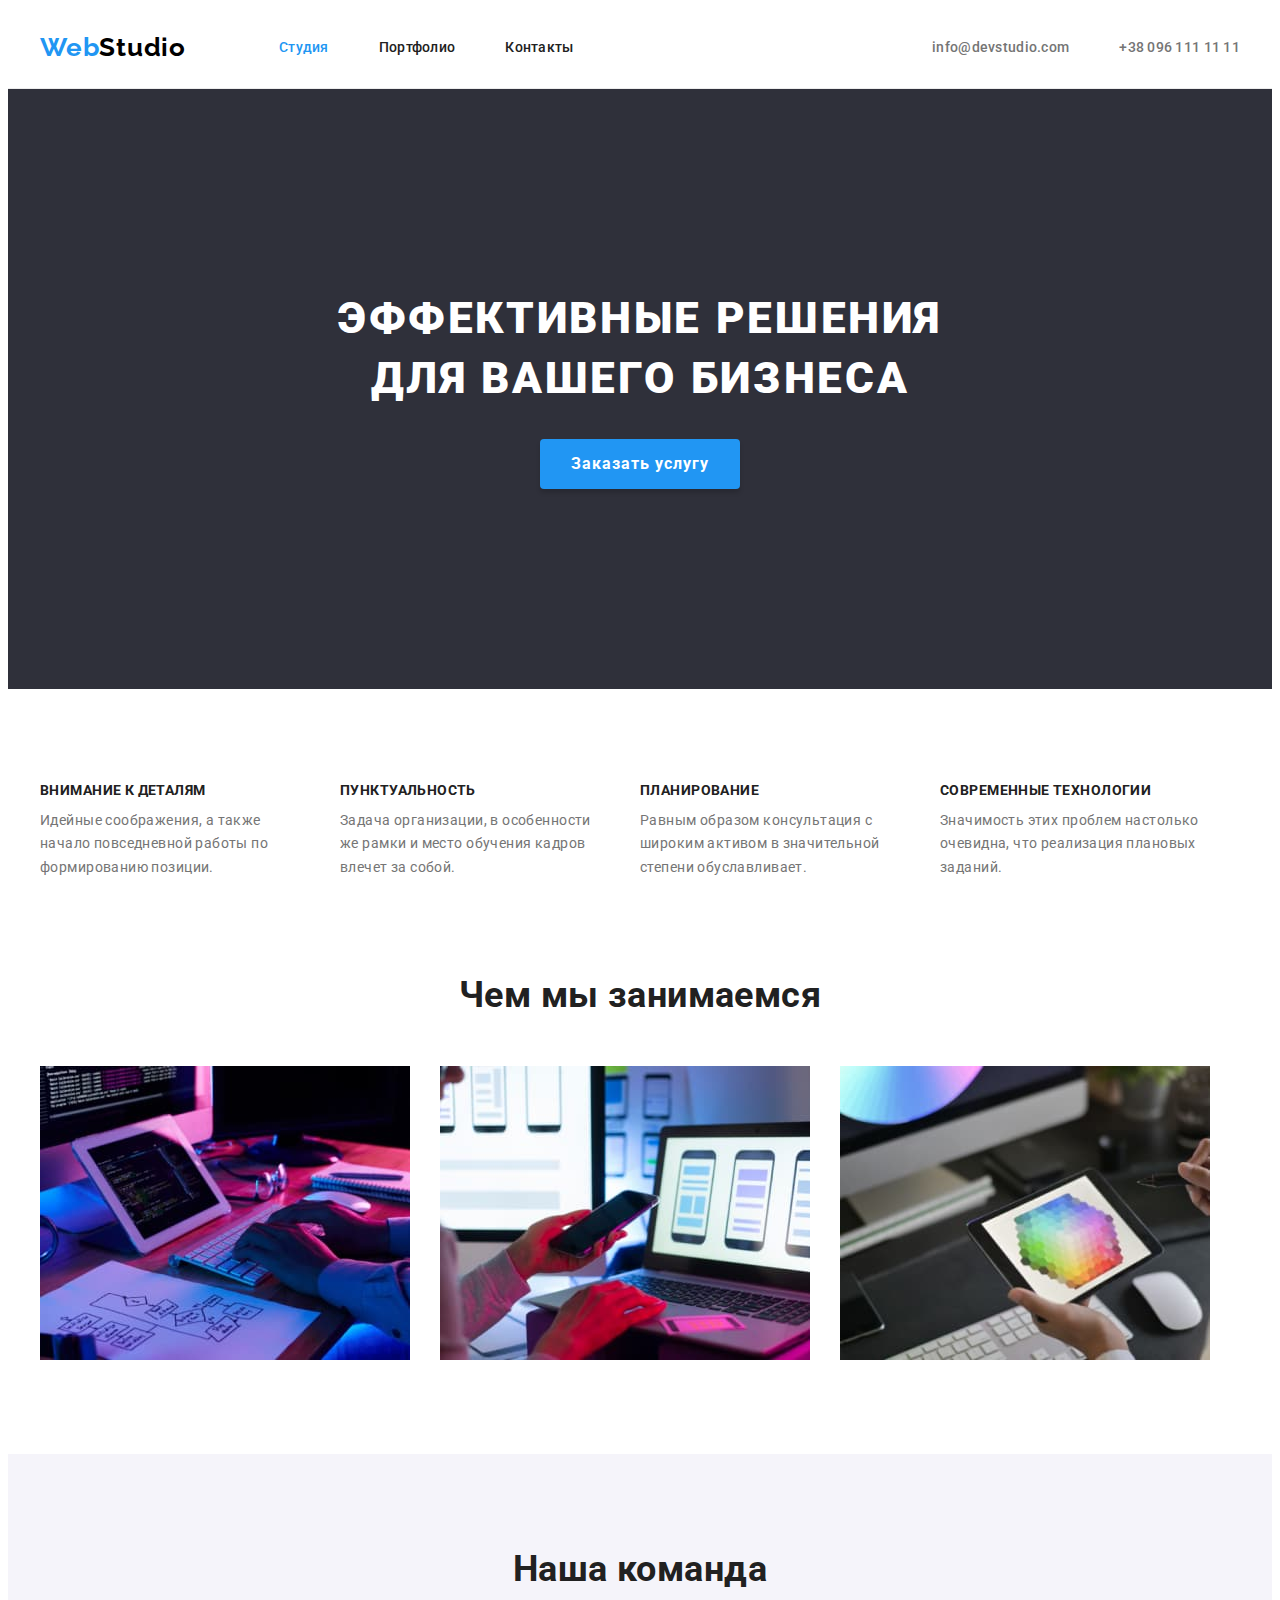
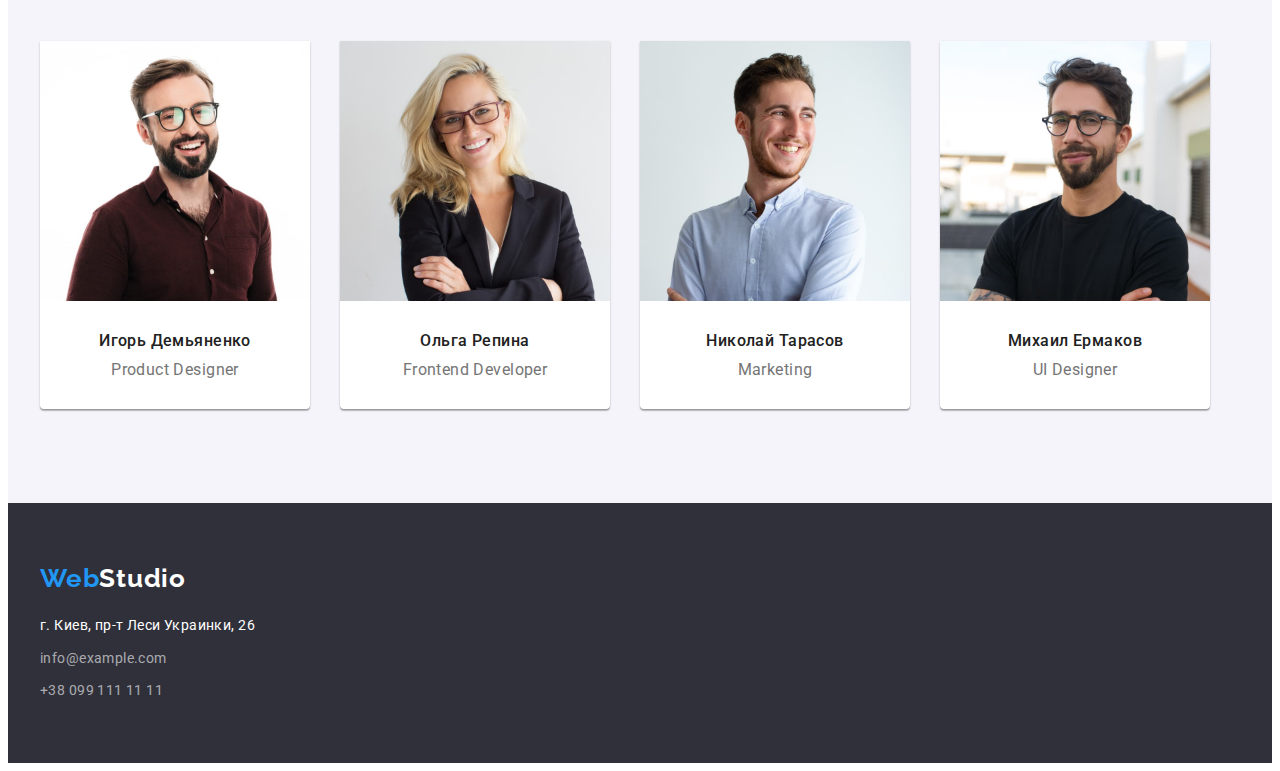
<file: index.html>
<!DOCTYPE html>
<html lang="ru">
  <head>
    <meta charset="UTF-8" />
    <meta http-equiv="X-UA-Compatible" content="IE=edge" />
    <meta name="viewport" content="width=device-width, initial-scale=1.0" />
    <title>WebStudio</title>
    <link rel="preconnect" href="https://fonts.googleapis.com" />
    <link rel="preconnect" href="https://fonts.gstatic.com" crossorigin />
    <link
      href="https://fonts.googleapis.com/css2?family=Raleway:wght@700&family=Roboto:wght@400;500;700;900&display=swap"
      rel="stylesheet"
    />
    <link
      rel="stylesheet"
      href="https://cdnjs.cloudflare.com/ajax/libs/modern-normalize/1.1.0/modern-normalize.min.css"
      integrity="sha512-wpPYUAdjBVSE4KJnH1VR1HeZfpl1ub8YT/NKx4PuQ5NmX2tKuGu6U/JRp5y+Y8XG2tV+wKQpNHVUX03MfMFn9Q=="
      crossorigin="anonymous"
      referrerpolicy="no-referrer"
    />
    <link rel="stylesheet" href="./css/styles.css" />
  </head>
  <body>
    <!-- Шапка страницы -->
    <header class="header">
      <div class="container header-container">
        <nav class="header-nav">
          <a href="" class="header-logo logo link"><span class="accent">Web</span>Studio</a>
          <ul class="header-list list">
            <li class="header-item">
              <a href="./index.html" class="header-link link active">Студия</a>
            </li>
            <li class="header-item">
              <a href="./portfolio.html" class="header-link link">Портфолио</a>
            </li>
            <li class="header-item"><a href="" class="header-link link">Контакты</a></li>
          </ul>
        </nav>
        <ul class="header-list contacts list">
          <li class="header-item">
            <a href="mailto:info@devstudio.com" class="header-email link">info@devstudio.com</a>
          </li>
          <li class="header-item">
            <a href="tel:+380961111111" class="header-tel link">+38 096 111 11 11</a>
          </li>
        </ul>
      </div>
    </header>
    <main class="main">
      <!--Баннер/герои -->
      <section class="hero-section section">
        <div class="container hero-container">
          <h1 class="hero-title">Эффективные решения для вашего бизнеса</h1>
          <button type="button" class="hero-button">Заказать услугу</button>
        </div>
      </section>
      <!--Качества-->
      <section class="features-section section">
        <div class="container">
          <h2 aria-hidden="true" class="visually-hidden">Качества студии</h2>
          <!--Заголовок потом скрыть с помощью СSS-->
          <ul class="features-list list">
            <li class="features-item">
              <h3 class="features-title">Внимание к деталям</h3>
              <p class="features-text">
                Идейные соображения, а также начало повседневной работы по формированию позиции.
              </p>
            </li>
            <li class="features-item">
              <h3 class="features-title">Пунктуальность</h3>
              <p class="features-text">
                Задача организации, в особенности же рамки и место обучения кадров влечет за собой.
              </p>
            </li>
            <li class="features-item">
              <h3 class="features-title">Планирование</h3>
              <p class="features-text">
                Равным образом консультация с широким активом в значительной степени обуславливает.
              </p>
            </li>
            <li class="features-item">
              <h3 class="features-title">Современные технологии</h3>
              <p class="features-text last">
                Значимость этих проблем настолько очевидна, что реализация плановых заданий.
              </p>
            </li>
          </ul>
        </div>
      </section>
      <!--Чем мы занимаемся-->
      <section class="product-section section">
        <div class="container product-container">
          <h2 class="product-title">Чем мы занимаемся</h2>
          <ul class="product-list list">
            <li class="product-item">
              <img
                src="./images/studio/image1.jpg"
                alt="План и разметка сайта"
                width="370"
                height="294"
              />
            </li>
            <li class="product-item">
              <img
                src="./images/studio/image2.jpg"
                alt="Разработка интерфейса"
                width="370"
                height="294"
              />
            </li>
            <li class="product-item">
              <img
                src="./images/studio/image3.jpg"
                alt="Выбор цветовой гаммы"
                width="370"
                height="294"
              />
            </li>
          </ul>
        </div>
      </section>
      <!-- Наша команда-->
      <section class="team-section section">
        <div class="container">
          <h2 class="team-title">Наша команда</h2>
          <ul class="team-list list">
            <li class="team-item card">
              <img src="./images/studio/Employee1.jpg" alt="Сотрудник 1" width="270" height="260" />
              <div class="team-box">
                <h3 class="team-heading">Игорь Демьяненко</h3>
                <p lang="en" class="team-text">Product Designer</p>
              </div>
            </li>
            <li class="team-item card">
              <img src="./images/studio/Employee2.jpg" alt="Сотрудник 2" width="270" height="260" />
              <div class="team-box">
                <h3 class="team-heading">Ольга Репина</h3>
                <p lang="en" class="team-text">Frontend Developer</p>
              </div>
            </li>
            <li class="team-item card">
              <img src="./images/studio/Employee3.jpg" alt="Сотрудник 3" width="270" height="260" />
              <div class="team-box">
                <h3 class="team-heading">Николай Тарасов</h3>
                <p lang="en" class="team-text">Marketing</p>
              </div>
            </li>
            <li class="team-item card">
              <img src="./images/studio/Employee4.jpg" alt="Сотрудник 4" width="270" height="260" />
              <div class="team-box">
                <h3 class="team-heading">Михаил Ермаков</h3>
                <p lang="en" class="team-text">UI Designer</p>
              </div>
            </li>
          </ul>
        </div>
      </section>
    </main>
    <!--Подвал страницы-->
    <footer class="footer">
      <div class="container footer-container">
        <a href="" class="footer-logo logo link"><span class="accent">Web</span>Studio</a>
        <address class="footer-address">
          <ul class="footer-list list">
            <li class="footer-item address">г. Киев, пр-т Леси Украинки, 26</li>
            <li class="footer-item">
              <a href="mailto:info@example.com" class="footer-link link mail">info@example.com</a>
            </li>
            <li class="footer-item">
              <a href="tel:+380991111111" class="footer-link link tel">+38 099 111 11 11</a>
            </li>
          </ul>
        </address>
      </div>
    </footer>
  </body>
</html>
</file>
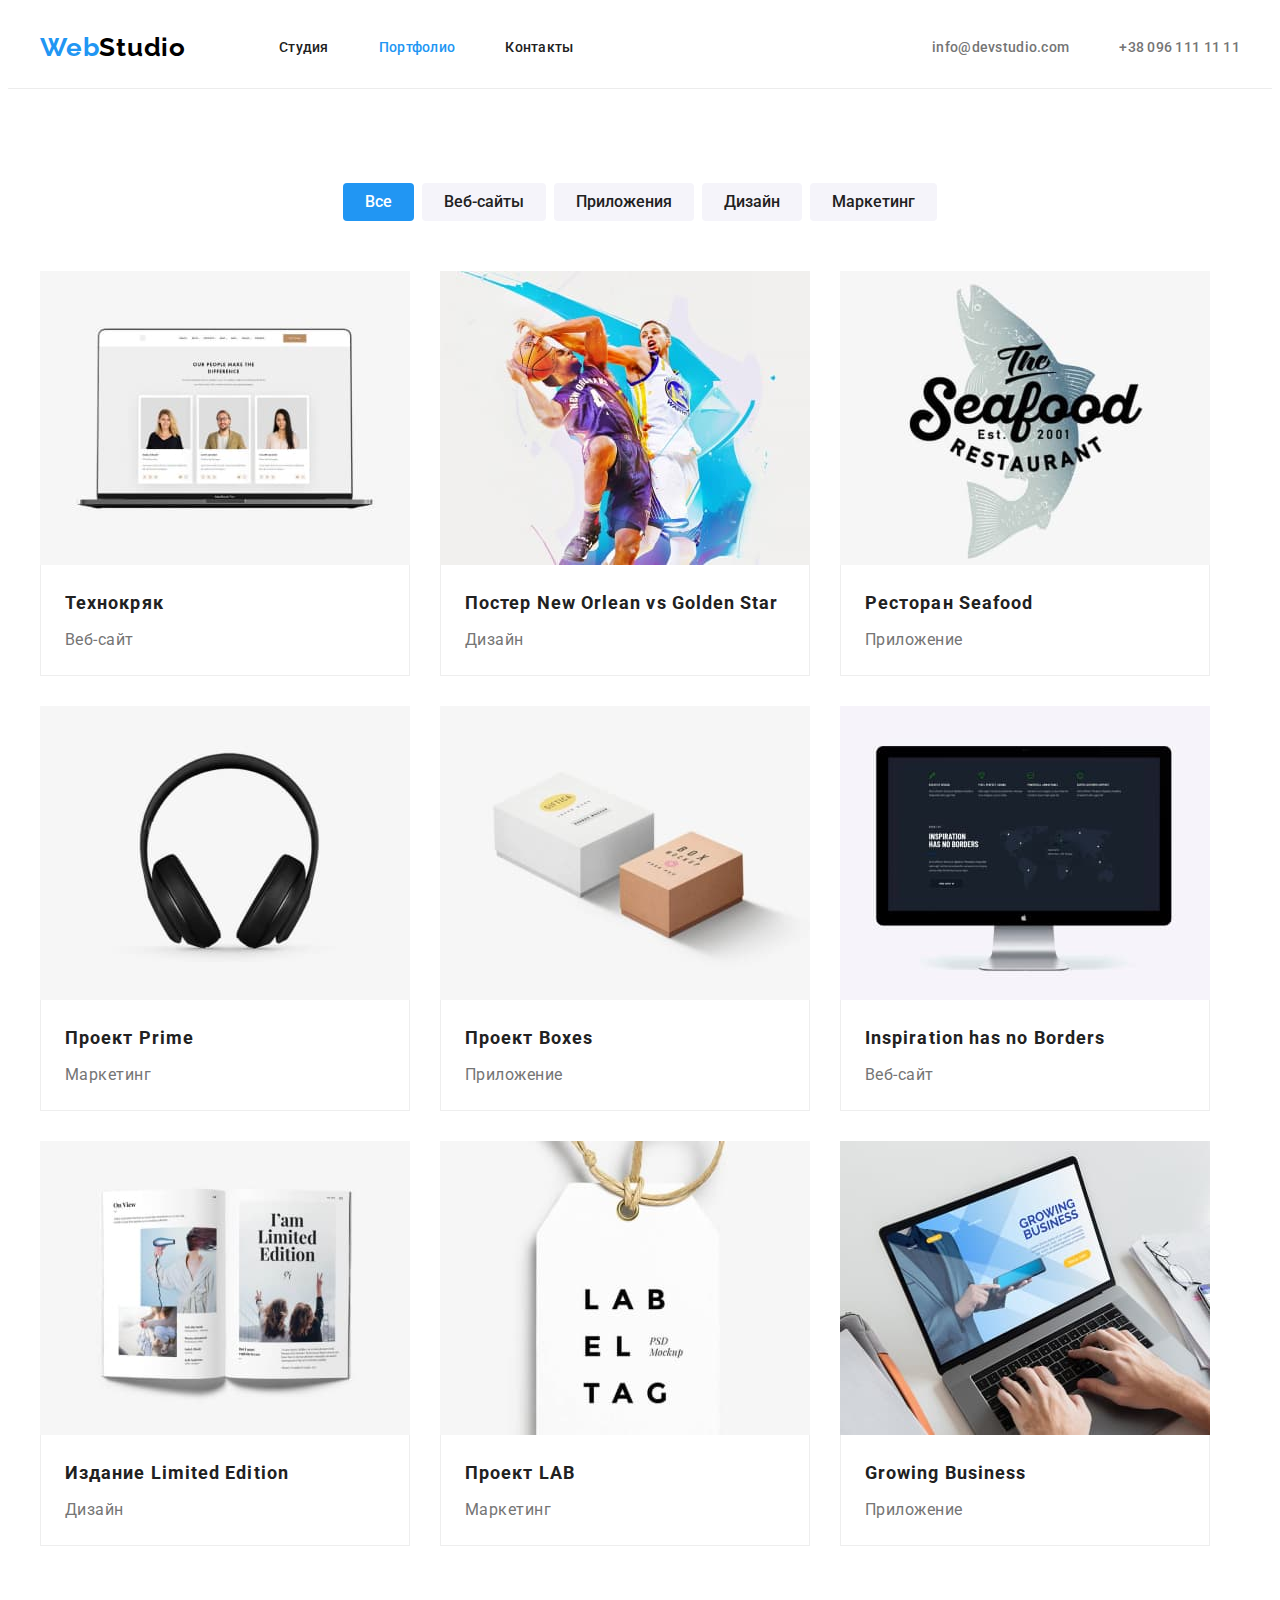
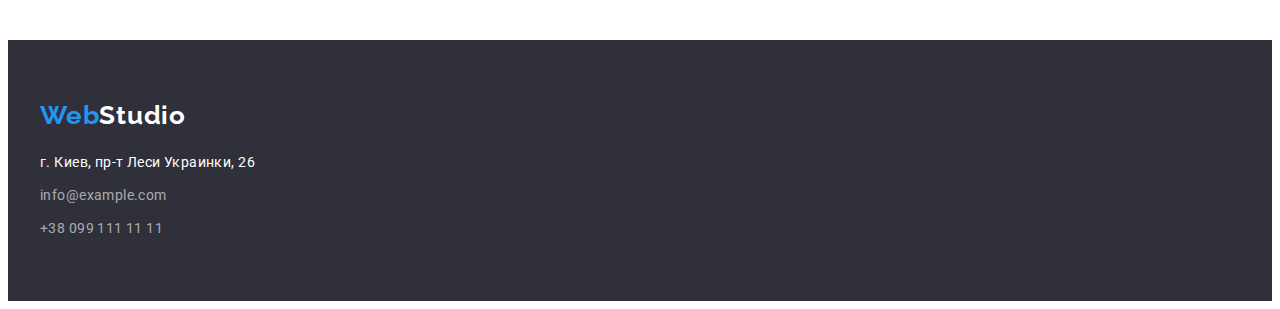
<file: portfolio.html>
<!DOCTYPE html>
<html lang="ru">
  <head>
    <meta charset="UTF-8" />
    <meta http-equiv="X-UA-Compatible" content="IE=edge" />
    <meta name="viewport" content="width=device-width, initial-scale=1.0" />
    <title>WebStudio</title>
    <link rel="preconnect" href="https://fonts.googleapis.com" />
    <link rel="preconnect" href="https://fonts.gstatic.com" crossorigin />
    <link
      href="https://fonts.googleapis.com/css2?family=Raleway:wght@700&family=Roboto:wght@400;500;700;900&display=swap"
      rel="stylesheet"
    />
    <link
      rel="stylesheet"
      href="https://cdnjs.cloudflare.com/ajax/libs/modern-normalize/1.1.0/modern-normalize.min.css"
      integrity="sha512-wpPYUAdjBVSE4KJnH1VR1HeZfpl1ub8YT/NKx4PuQ5NmX2tKuGu6U/JRp5y+Y8XG2tV+wKQpNHVUX03MfMFn9Q=="
      crossorigin="anonymous"
      referrerpolicy="no-referrer"
    />
    <link rel="stylesheet" href="./css/styles.css" />
  </head>
  <body>
    <!-- Шапка страницы -->
    <header class="header">
      <div class="container header-container">
        <nav class="header-nav">
          <a href="" class="header-logo logo link"><span class="accent">Web</span>Studio</a>
          <ul class="header-list list">
            <li class="header-item"><a href="./index.html" class="header-link link">Студия</a></li>
            <li class="header-item">
              <a href="./portfolio.html" class="header-link link active">Портфолио</a>
            </li>
            <li class="header-item"><a href="" class="header-link link">Контакты</a></li>
          </ul>
        </nav>
        <ul class="header-list contacts list">
          <li class="header-item">
            <a href="mailto:info@devstudio.com" class="header-email link">info@devstudio.com</a>
          </li>
          <li class="header-item">
            <a href="tel:+380961111111" class="header-tel link">+38 096 111 11 11</a>
          </li>
        </ul>
      </div>
    </header>
    <main>
      <section class="main-section section">
        <div class="container">
          <h1 class="visually-hidden">Портфолио</h1>
          <!--  скрыть этот заголовок -->
          <ul class="filter-list list">
            <li class="filter-item">
              <button type="button" class="portfolio-btn current">Все</button>
            </li>
            <li class="filter-item">
              <button type="button" class="portfolio-btn">Веб-сайты</button>
            </li>
            <li class="filter-item">
              <button type="button" class="portfolio-btn">Приложения</button>
            </li>
            <li class="filter-item">
              <button type="button" class="portfolio-btn">Дизайн</button>
            </li>
            <li class="filter-item">
              <button type="button" class="portfolio-btn">Маркетинг</button>
            </li>
          </ul>

          <ul class="portfolio-list list">
            <li class="portfolio-item">
              <a href="" class="portfolio-link link">
                <img
                  src="./images/portfolio/img1.jpg"
                  alt="страница сайта Технокряк"
                  width="370"
                  height="294"
                />
                <div class="bottom-part">
                  <h3 class="portfolio-title">Технокряк</h3>
                  <p class="portfolio-text">Веб-сайт</p>
                </div>
              </a>
            </li>
            <li class="portfolio-item">
              <a href="" class="portfolio-link link">
                <img
                  src="./images/portfolio/img2.jpg"
                  alt="Баскетболисты"
                  width="370"
                  height="294"
                />
                <div class="bottom-part">
                  <h3 class="portfolio-title">
                    Постер <span lang="en">New Orlean vs Golden Star</span>
                  </h3>
                  <p class="portfolio-text">Дизайн</p>
                </div>
              </a>
            </li>
            <li class="portfolio-item">
              <a href="" class="portfolio-link link">
                <img
                  src="./images/portfolio/img3.jpg"
                  alt="Ресторан Seafood"
                  width="370"
                  height="294"
                />
                <div class="bottom-part">
                  <h3 class="portfolio-title">Ресторан <span lang="en">Seafood</span></h3>
                  <p class="portfolio-text">Приложение</p>
                </div>
              </a>
            </li>
            <li class="portfolio-item">
              <a href="" class="portfolio-link link">
                <img src="./images/portfolio/img4.jpg" alt="Наушники" width="370" height="294" />
                <div class="bottom-part">
                  <h3 class="portfolio-title">Проект <span lang="en">Prime</span></h3>
                  <p class="portfolio-text">Маркетинг</p>
                </div>
              </a>
            </li>
            <li class="portfolio-item">
              <a href="" class="portfolio-link link">
                <img src="./images/portfolio/img5.jpg" alt="Две коробки" width="370" height="294" />
                <div class="bottom-part">
                  <h3 class="portfolio-title">Проект <span lang="en">Boxes</span></h3>
                  <p class="portfolio-text">Приложение</p>
                </div>
              </a>
            </li>
            <li class="portfolio-item">
              <a href="" class="portfolio-link link">
                <img
                  src="./images/portfolio/img6.jpg"
                  alt="Сайт компании"
                  width="370"
                  height="294"
                />
                <div class="bottom-part">
                  <h3 lang="en" class="portfolio-title">Inspiration has no Borders</h3>
                  <p class="portfolio-text">Веб-сайт</p>
                </div>
              </a>
            </li>
            <li class="portfolio-item">
              <a href="" class="portfolio-link link">
                <img src="./images/portfolio/img7.jpg" alt="" width="370" height="294" />
                <div class="bottom-part">
                  <h3 class="portfolio-title">Издание <span lang="en">Limited Edition</span></h3>
                  <p class="portfolio-text">Дизайн</p>
                </div>
              </a>
            </li>
            <li class="portfolio-item">
              <a href="" class="portfolio-link link">
                <img
                  src="./images/portfolio/img8.jpg"
                  alt="Лейбл компании"
                  width="370"
                  height="294"
                />
                <div class="bottom-part">
                  <h3 class="portfolio-title">Проект <span lang="en">LAB</span></h3>
                  <p class="portfolio-text">Маркетинг</p>
                </div>
              </a>
            </li>
            <li class="portfolio-item">
              <a href="" class="portfolio-link link">
                <img
                  src="./images/portfolio/img9.jpg"
                  alt="Дизайн на компьютере"
                  width="370"
                  height="294"
                />
                <div class="bottom-part">
                  <h3 lang="en" class="portfolio-title">Growing Business</h3>
                  <p class="portfolio-text">Приложение</p>
                </div>
              </a>
            </li>
          </ul>
        </div>
      </section>
    </main>
    <!--Подвал страницы-->
    <footer class="footer">
      <div class="container footer-container">
        <a href="" class="footer-logo logo link"><span class="accent">Web</span>Studio</a>
        <address class="footer-address">
          <ul class="footer-list list">
            <li class="footer-item address">г. Киев, пр-т Леси Украинки, 26</li>
            <li class="footer-item">
              <a href="mailto:info@example.com" class="footer-link link mail">info@example.com</a>
            </li>
            <li class="footer-item">
              <a href="tel:+380991111111" class="footer-link link tel">+38 099 111 11 11</a>
            </li>
          </ul>
        </address>
      </div>
    </footer>
  </body>
</html>
</file>
<file: css/styles.css>
/* синий цвет #2196F3 */
/* черный цвет - заголовки и навигация #212121 */
/* белый цвет #FFFFFF */
/* черный в лого #000000    и белый в лого  #FFFFFF */
/* фоновый Наша команда #F5F4FA  --- фоновый в чем мы занимаемся - #E5E5E5 */
/* серый текст - #757575 */
/* фон кнопок в портфолио - #F5F4FA */
/* font weight = 400, 500, 700, 900,  */

:root {
  --accent: #2196f3;
  --text-color: #757575;
  --background-team: #f5f4fa;
  --header-logo: #000000;
  --titles: #212121;
  --navigation: #212121;
  --white-colour: #ffffff;
  --btn-portfolio: #212121;
  --portfolio-btn-background: #f5f4fa;
}

html {
  box-sizing: border-box;
}

/* *,
*::before,
*::after {
  box-sizing: inherit;
} */

body {
  font-family: 'Roboto', sans-serif;
  font-size: 14px;
  letter-spacing: 0.03em;
  color: var(--text-color);
}

h1,
h2,
h3,
p {
  margin: 0;
}
.container {
  margin: 0px auto;
  padding-right: 15px;
  padding-left: 15px;

  width: 1200px;
  /* outline: 2px solid tomato; */
}

.section {
  padding-top: 94px;
  padding-bottom: 94px;
}

.link {
  text-decoration: none;
  color: currentColor;
}
.accent {
  color: var(--accent);
}

.list {
  list-style: none;
  margin: 0;
  padding: 0;
}

img {
  display: block;
  max-width: 100%;
  height: auto;
}

/* --------------------------------HEADER---------------------------  */
.header-container {
  display: flex;
  align-items: center;
}

.header {
  border-bottom: 1px solid #ececec;

  background: var(--white-colour);
}

.header-nav {
  display: flex;
  align-items: center;
}

.header-list {
  margin-left: auto;

  display: flex;
  align-items: center;
}

/* .header-list.contacts {
  margin-left: auto;
} */

.logo {
  font-family: 'Raleway', sans-serif;
  font-weight: 700;
  font-size: 26px;
  line-height: 1.19;
  letter-spacing: 0.03em;
}

.header-logo {
  margin-right: 93px;
  padding-top: 24px;
  padding-bottom: 25px;

  color: var(--header-logo);
}

.header-list .link:hover,
.header-list .link:focus {
  color: var(--accent);
}

.header-item:not(:last-child) {
  margin-right: 50px;
}

.header-link {
  padding-top: 32px;
  padding-bottom: 32px;

  font-weight: 500;
  line-height: 1.14;
  letter-spacing: 0.02em;

  color: var(--navigation);
}

.header-email,
.header-tel {
  padding-top: 32px;
  padding-bottom: 32px;

  font-weight: 500;
  line-height: 1.14;
  letter-spacing: 0.02em;

  color: inherit;
}

.active {
  color: var(--accent);
}

/* --------------------------------STUDIO PAGE  ---------------------------  */
/* --------------------------------HEROES section---------------------------  */
.hero-section {
  padding: 200px 0px;

  background-color: #2f303a;
}

.hero-title {
  margin: 0 auto;

  width: 696px;

  font-weight: 900;
  font-size: 44px;
  line-height: 1.36;
  text-align: center;
  letter-spacing: 0.06em;
  text-transform: uppercase;

  color: var(--white-colour);
}

.hero-button {
  margin: 30px auto 0 auto;
  padding: 0;

  display: block;
  width: 200px;
  height: 50px;

  font-family: inherit;
  font-weight: 700;
  font-size: 16px;
  line-height: 1.88;
  letter-spacing: 0.06em;

  color: var(--white-colour);
  background: var(--accent);
  cursor: pointer;
  box-shadow: 0px 4px 4px rgba(0, 0, 0, 0.15);
  border-radius: 4px;
  border: 0;
}

.hero-button:hover,
.hero-button:focus {
  background-color: #188ce8;
}

/* --------------------------------FEATURES section---------------------------  */
.features-section {
  padding-top: 94px;
  padding-bottom: 94px;

  background-color: var(--white-colour);
}

/* для скрытых заголовков */
.visually-hidden {
  position: absolute;
  white-space: nowrap;
  width: 1px;
  height: 1px;
  overflow: hidden;
  border: 0;
  padding: 0;
  clip: rect(0 0 0 0);
  clip-path: inset(50%);
  margin: -1px;
}

.features-list {
  padding: 0;
  margin: 0;

  display: flex;
}

.features-title {
  font-weight: 700;
  font-size: 14px;
  line-height: 1.14;
  text-transform: uppercase;

  color: var(--titles);
}

.features-item {
  width: 270px;
}

.features-item:not(:last-child) {
  margin-right: 30px;
}

.features-text {
  margin-top: 10px;

  line-height: 1.71;
}

/* --------------------------------PRODUCT&TEAM section---------------------------  */

.product-section {
  padding-top: 0px;

  background-color: var(--white-colour);
}

.product-list {
  margin-top: 50px;

  display: flex;
}

.product-item:not(:last-child) {
  margin-right: 30px;
}

.team-section {
  background-color: var(--background-team);
}

.team-item {
  margin-right: 30px;

  width: 270px;

  box-shadow: 0px 1px 3px rgba(0, 0, 0, 0.12), 0px 1px 1px rgba(0, 0, 0, 0.14),
    0px 2px 1px rgba(0, 0, 0, 0.2);
  border-radius: 0px 0px 4px 4px;
}

.team-item:last-child {
  margin-right: 0px;
}

.product-title,
.team-title {
  font-weight: 700;
  font-size: 36px;
  line-height: 1.17;
  text-align: center;

  color: var(--titles);
}

.team-heading {
  font-weight: 500;
  font-size: 16px;
  line-height: 1.19;

  color: var(--titles);
}

.team-list {
  margin-top: 50px;

  display: flex;
}

.team-text {
  margin-top: 10px;

  font-size: 16px;
  line-height: 1.19;
}

.team-box {
  padding-top: 30px;
  padding-bottom: 30px;

  text-align: center;
}

.card {
  background-color: var(--white-colour);
}

/* ---------------------------!!!PORTFOLIO PAGE!!! ---------------------------  */

/*----------------- Portfolio filter buttons ------------------------ */

.portfolio-btn {
  padding: 6px 22px;

  display: block;

  font-family: inherit;
  font-weight: 500;
  font-size: 16px;
  line-height: 1.62;

  color: var(--btn-portfolio);
  background-color: var(--portfolio-btn-background);
  border-radius: 4px;
  border: 0ch;
  cursor: pointer;
}

.portfolio-btn:hover,
.portfolio-btn:focus {
  color: var(--white-colour);
  background-color: var(--accent);
}

.filter-list {
  display: flex;
  justify-content: center;
}

.current {
  background-color: var(--accent);
  color: var(--white-colour);
}

.filter-item:not(:last-child) {
  margin-right: 8px;
}

.examples {
  margin-top: 50px;
}

.portfolio-list {
  margin-top: 50px;

  display: flex;
  flex-wrap: wrap;
}

.portfolio-item {
  margin-right: 30px;
  margin-bottom: 30px;

  width: 370px;
}

.portfolio-item:nth-last-child(-n + 3) {
  margin-bottom: 0px;
}

.portfolio-item:nth-child(3n) {
  margin-right: 0px;
}

.portfolio-link {
  display: block;
}

.bottom-part {
  padding: 20px 24px;

  border: 1px #eeeeee;
  border-style: none solid solid solid;
}

.portfolio-title {
  font-weight: 700;
  font-size: 18px;
  line-height: 2;
  letter-spacing: 0.06em;

  color: var(--titles);
}

.portfolio-text {
  margin-top: 4px;

  font-size: 16px;
  line-height: 1.88;
  letter-spacing: 0.03em;

  color: var(--text-color);
}

/* --------------------------------FOOTER ---------------------------  */

.footer {
  padding: 60px 0px;

  background: #2f303a;
}

.footer-logo {
  display: inline-block;
  color: var(--white-colour);
}

.footer-address {
  margin-top: 20px;

  line-height: 1.71;
  font-style: normal;
}

.footer .address {
  color: var(--white-colour);
}

.footer-item:not(:first-child) {
  margin-top: 9px;
}

.footer-link {
  color: rgba(255, 255, 255, 0.6);
}

.footer-link:hover,
.footer-link:focus {
  color: var(--accent);
}
</file>
